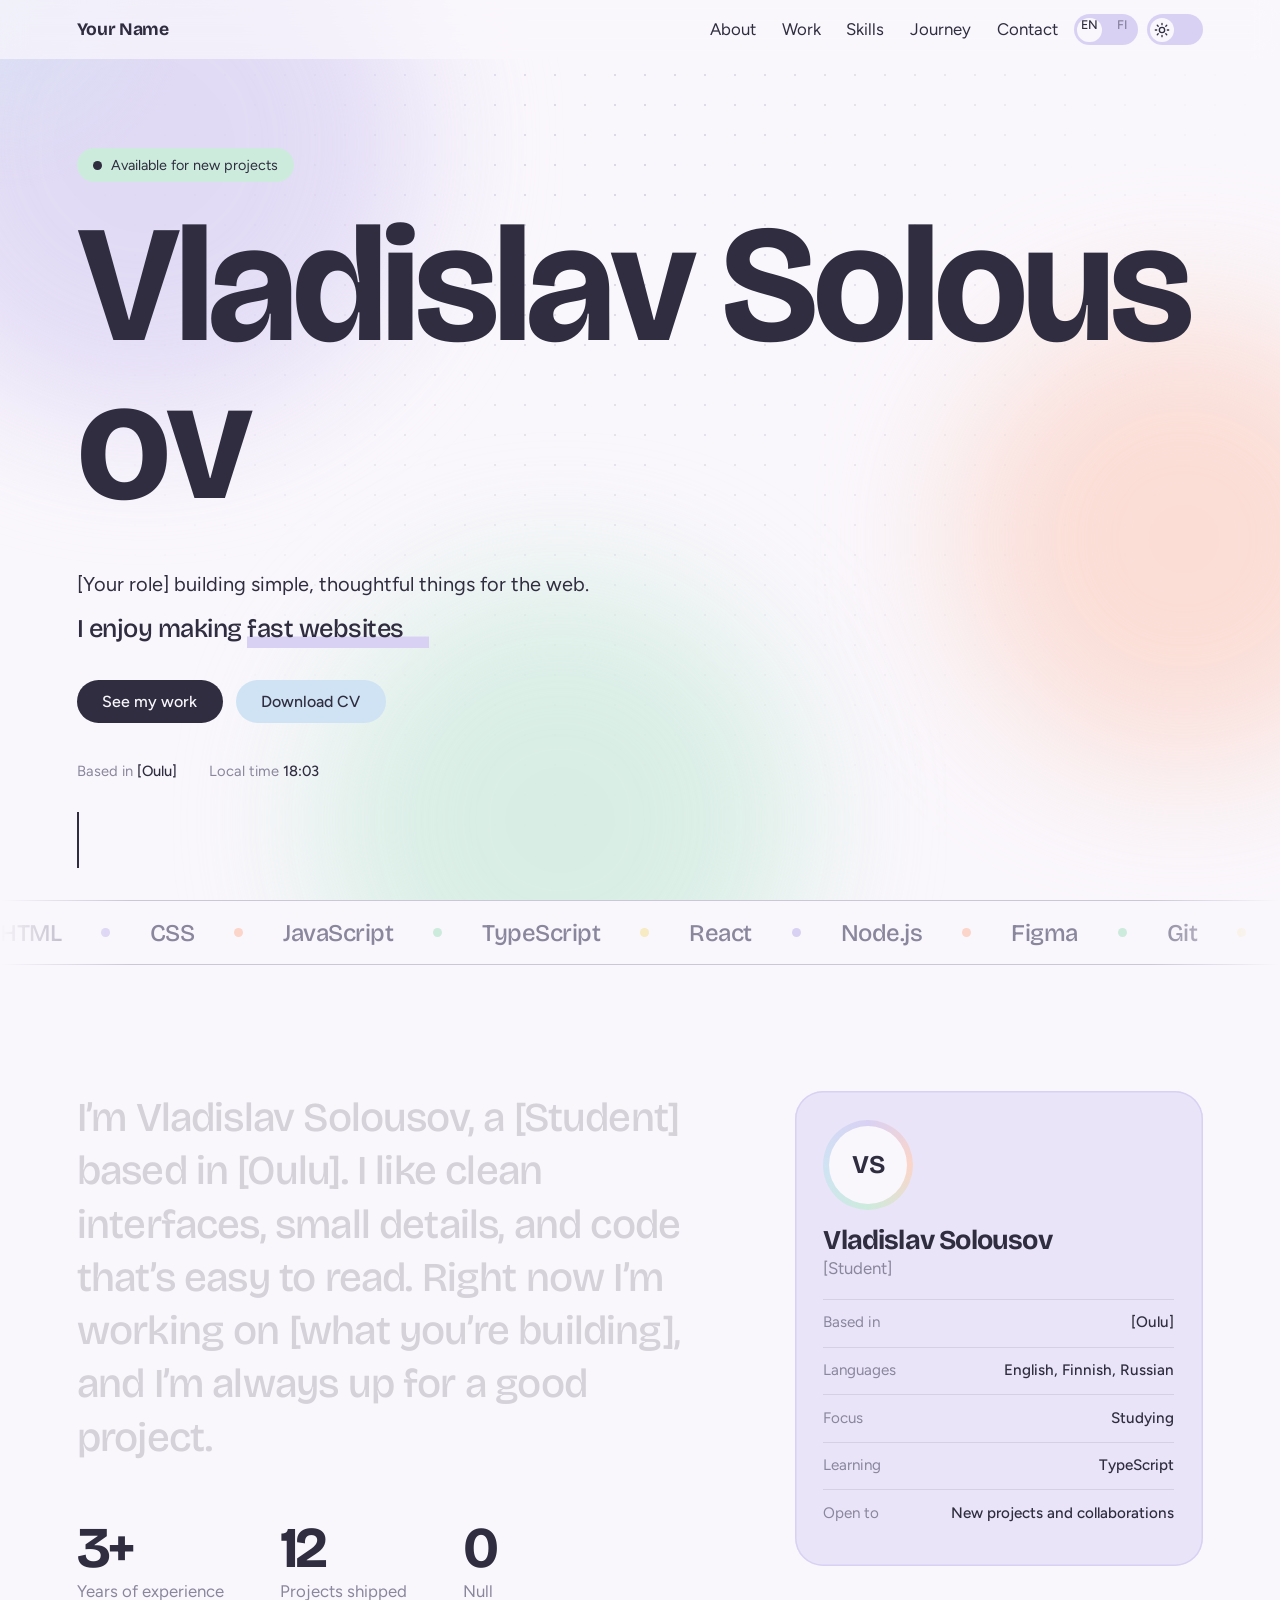
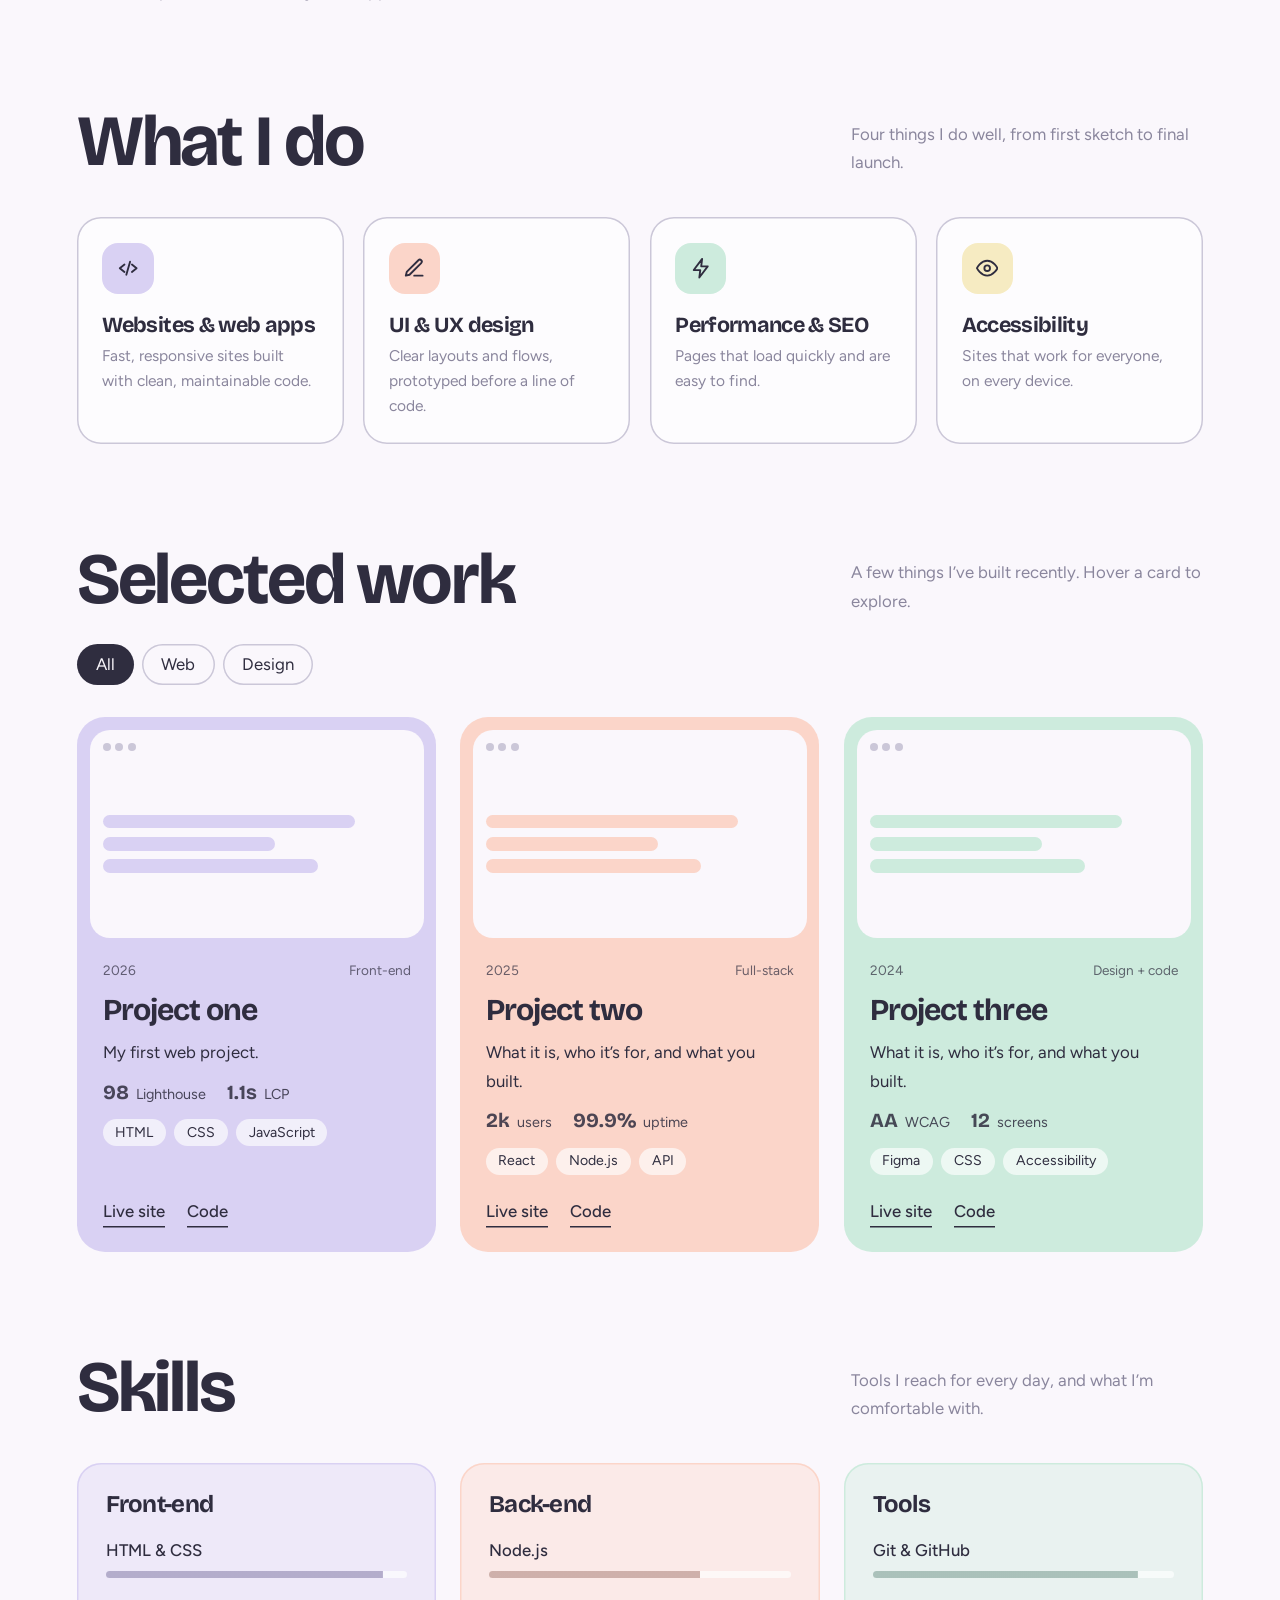
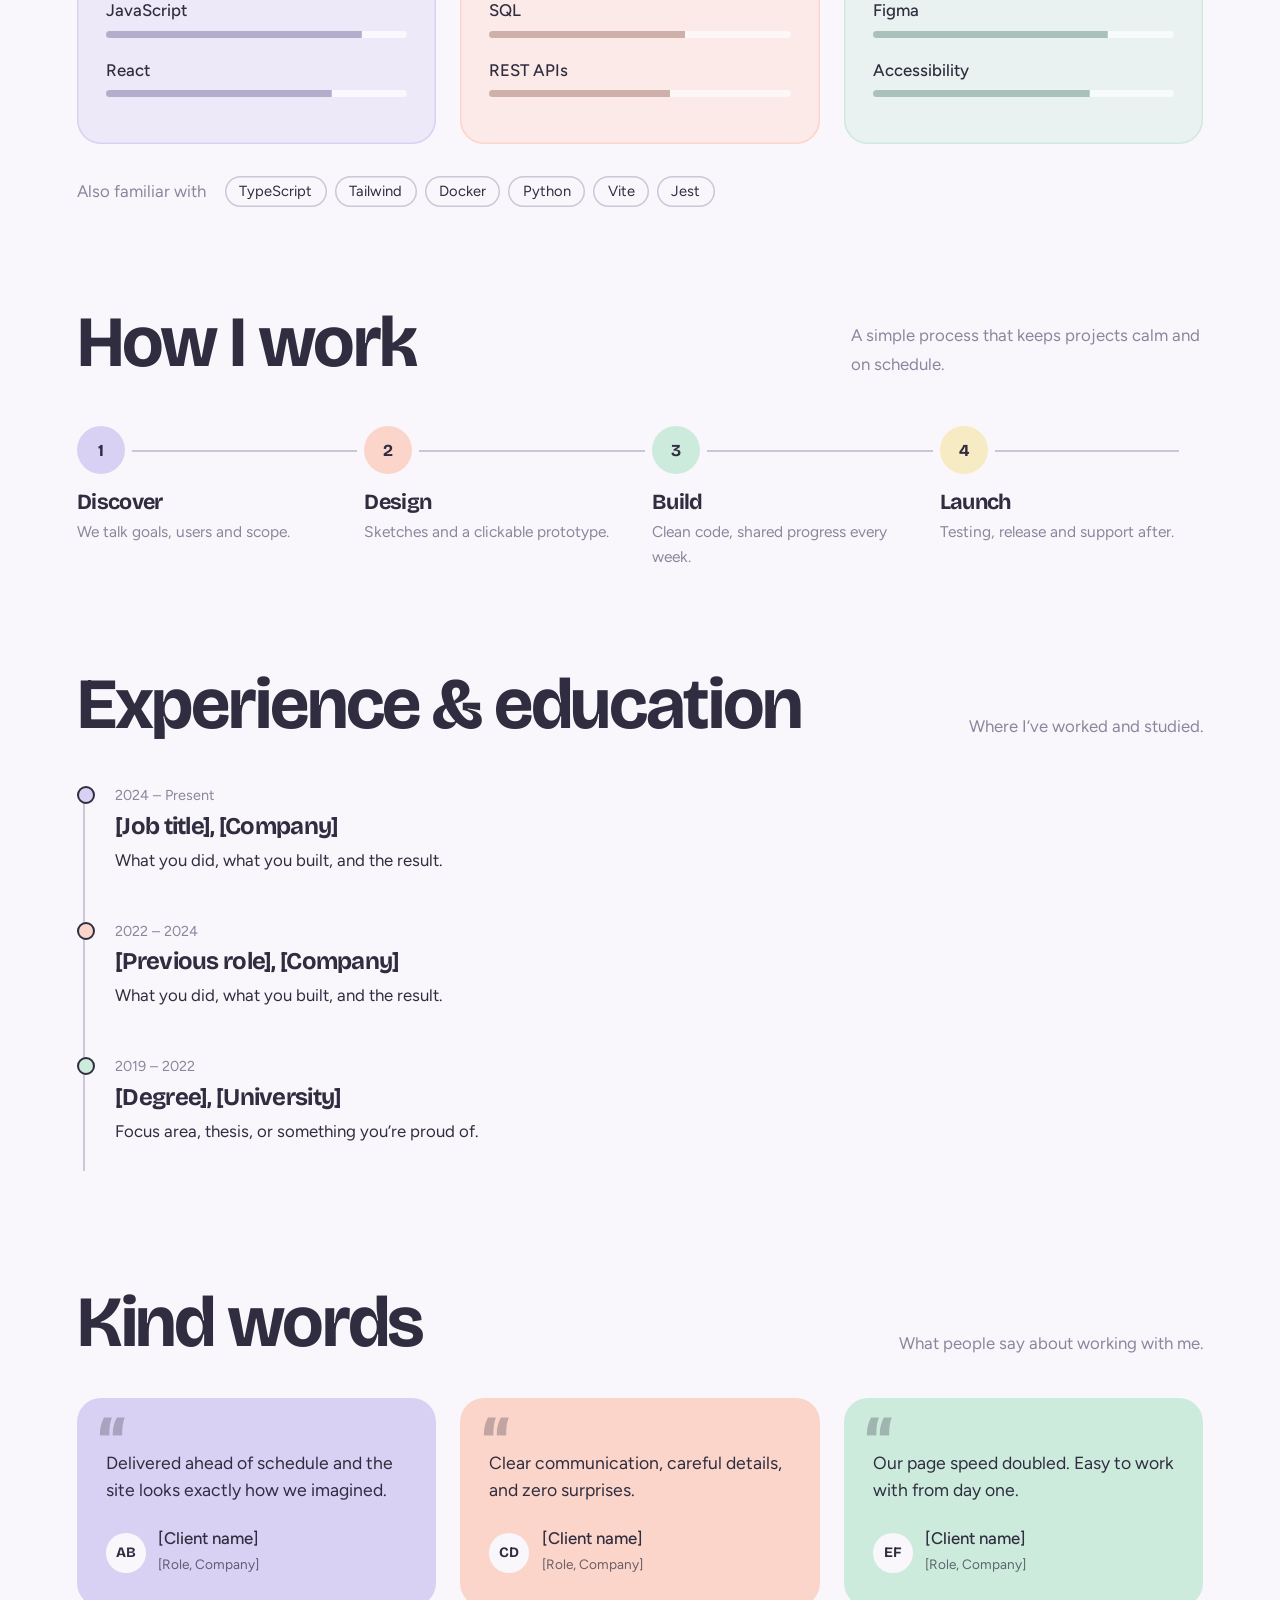
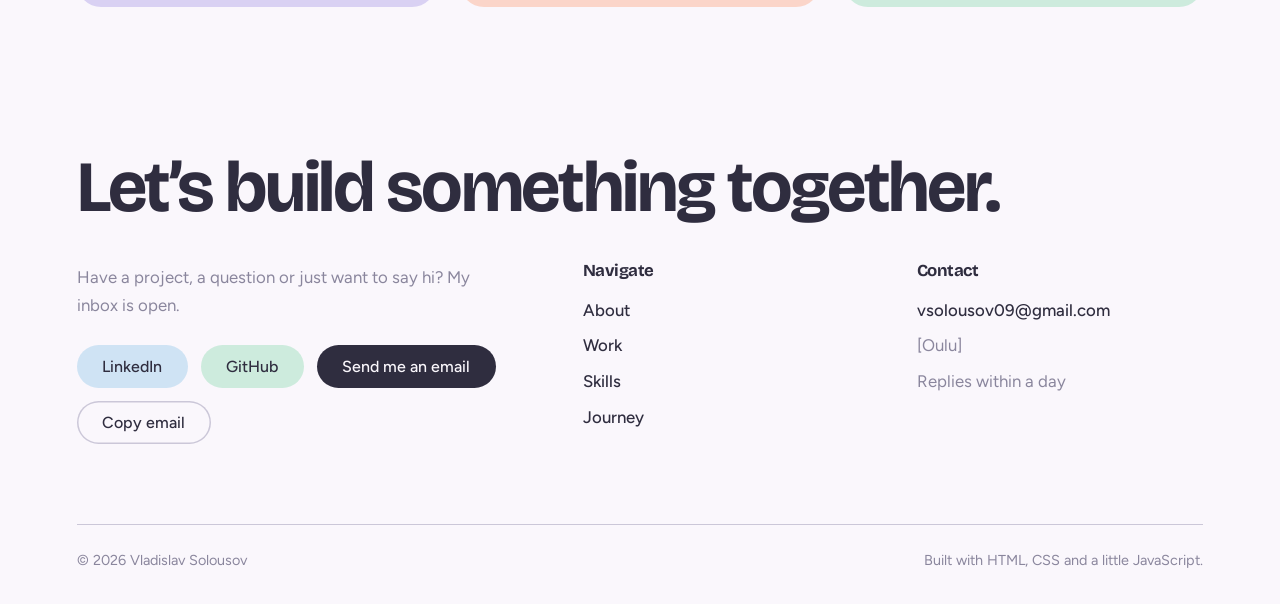
<file: index.html>
<!DOCTYPE html>
<html lang="en" data-lang="en" data-theme="light">
<head>
  <meta charset="UTF-8">
  <meta name="viewport" content="width=device-width, initial-scale=1">
  <meta name="color-scheme" content="light dark">
  <!-- ✏️ EDIT: page title + description -->
  <title> Vladislav Solousov – Portfolio</title>
  <meta name="description" content="Portfolio of Your Name – [your role].">
  <link rel="preconnect" href="https://fonts.googleapis.com">
  <link rel="preconnect" href="https://fonts.gstatic.com" crossorigin>
  <link href="https://fonts.googleapis.com/css2?family=Bricolage+Grotesque:opsz,wght@12..96,500;12..96,700&family=Figtree:wght@400;500&display=swap" rel="stylesheet">
  <link rel="stylesheet" href="style.css">
  <!-- Uses the visitor's system theme before the page paints (no flash) -->
  <script>try{document.documentElement.dataset.theme=matchMedia('(prefers-color-scheme:dark)').matches?'dark':'light'}catch(e){}</script>
</head>
<body>

  <div class="progress" aria-hidden="true"></div>
  <div class="blobs" aria-hidden="true"><i class="blob b1"></i><i class="blob b2"></i><i class="blob b3"></i><i class="glow"></i></div>

  <header class="nav">
    <!-- ✏️ EDIT: your name / initials -->
    <a href="#top" class="logo">Your Name</a>
    <nav class="menu">
      <a href="#about" data-i18n="nav_about">About</a>
      <a href="#work" data-i18n="nav_work">Work</a>
      <a href="#skills" data-i18n="nav_skills">Skills</a>
      <a href="#journey" data-i18n="nav_exp">Journey</a>
      <a href="#contact" data-i18n="nav_contact">Contact</a>
    </nav>
    <div class="ctrl">
      <button class="lang" id="lang" type="button" aria-label="Switch language / Vaihda kieli"><i class="ind"></i><span>EN</span><span>FI</span></button>
      <button class="theme" id="theme" type="button" aria-label="Toggle light / dark theme">
        <span class="thumb">
          <svg class="sun" viewBox="0 0 24 24"><circle cx="12" cy="12" r="4"/><path d="M12 2v2M12 20v2M4.9 4.9l1.4 1.4M17.7 17.7l1.4 1.4M2 12h2M20 12h2M4.9 19.1l1.4-1.4M17.7 6.3l1.4-1.4"/></svg>
          <svg class="moon" viewBox="0 0 24 24"><path d="M20 14.5A8 8 0 0 1 9.5 4a8 8 0 1 0 10.5 10.5z"/></svg>
        </span>
      </button>
    </div>
  </header>

  <main id="top">

    <!-- ============ HERO ============ -->
    <section class="hero">
      <span class="badge"><i></i><span data-i18n="avail">Available for new projects</span></span>
      <!-- ✏️ EDIT: your name (keep aria-label in sync) -->
      <h1 class="split" aria-label="Vladislav Solousov">Vladislav Solousov</h1>
      <!-- ✏️ EDIT: role + one line (Finnish version is in script.js, key "lead") -->
      <p class="lead" data-i18n="lead">[Your role] building simple, thoughtful things for the web.</p>
      <p class="rotor"><span data-i18n="rot_pre">I enjoy making</span>
        <span class="words"><span class="wl"><b data-i18n="r1">fast websites</b><b data-i18n="r2">clean interfaces</b><b data-i18n="r3">useful tools</b><b data-i18n="r1">fast websites</b></span></span>
      </p>
      <div class="cta">
        <a class="btn" href="#work" data-i18n="cta_work">See my work</a>
        <!-- 👉 ADD YOUR CV FILE HERE (put cv.pdf next to index.html) -->
        <a class="pill" href="cv.pdf" download data-i18n="cta_cv">Download CV</a>
      </div>
      <!-- ✏️ EDIT: your city + time zone (data-tz, e.g. Europe/Helsinki, America/New_York) -->
      <p class="where">
        <span><span data-i18n="loc_l">Based in</span> <b>[Oulu]</b></span>
        <span><span data-i18n="lt_l">Local time</span> <b><time id="clock" data-tz="Europe/Helsinki">--:--</time></b></span>
      </p>
      <span class="hint" aria-hidden="true"></span>
    </section>

    <!-- ✏️ EDIT: tech names in the moving strip -->
    <div class="marquee" aria-hidden="true">
      <ul class="mtrack"><li>HTML</li><li>CSS</li><li>JavaScript</li><li>TypeScript</li><li>React</li><li>Node.js</li><li>Figma</li><li>Git</li><li>Accessibility</li></ul>
    </div>

    <!-- ============ ABOUT ============ -->
    <section id="about" class="about">
      <div class="about-grid">
        <div>
          <!-- ✏️ EDIT: intro (words light up on scroll) -->
          <p class="scrub" data-i18n="about">I’m Vladislav Solousov, a [Student] based in [Oulu]. I like clean interfaces, small details, and code that’s easy to read. Right now I’m working on [what you’re building], and I’m always up for a good project.</p>
          <!-- ✏️ EDIT: your numbers (data-count) -->
          <div class="stats">
            <div><b data-count="3" data-suffix="+">0</b><span data-i18n="st1">Years of experience</span></div>
            <div><b data-count="12" data-suffix="">0</b><span data-i18n="st2">Projects shipped</span></div>
            <div><b data-count="0" data-suffix="">0</b><span data-i18n="st3">Null</span></div>
          </div>
        </div>

        <aside class="profile reveal">
          <div class="avatar">
            <!-- ✏️ OPTIONAL: replace the initials with <img src="me.jpg" alt="Your Name"> -->
            <span>VS</span>
          </div>
          <h3>Vladislav Solousov</h3>
          <p class="role">[Student]</p>
          <dl>
            <div><dt data-i18n="loc_l">Based in</dt><dd>[Oulu]</dd></div>
            <div><dt data-i18n="lg_l">Languages</dt><dd data-i18n="lg_v">English, Finnish, Russian</dd></div>
            <div><dt data-i18n="fc_l">Focus</dt><dd data-i18n="fc_v">Studying</dd></div>
            <div><dt data-i18n="ln_l">Learning</dt><dd>TypeScript</dd></div>
            <div><dt data-i18n="op_l">Open to</dt><dd data-i18n="op_v">New projects and collaborations</dd></div>
          </dl>
        </aside>
      </div>
    </section>

    <!-- ============ SERVICES ============ -->
    <section class="services">
      <div class="head">
        <h2 class="reveal" data-i18n="sv_h">What I do</h2>
        <p class="intro reveal" style="--d:.1s" data-i18n="sv_i">Four things I do well, from first sketch to final launch.</p>
      </div>
      <div class="svgrid">
        <article class="svc reveal" style="--tint:var(--lavender);--d:0s">
          <div class="ico"><svg viewBox="0 0 24 24"><path d="M8 8l-5 4 5 4M16 8l5 4-5 4M14 5l-4 14"/></svg></div>
          <h3 data-i18n="sv1_t">Websites & web apps</h3>
          <p data-i18n="sv1_d">Fast, responsive sites built with clean, maintainable code.</p>
        </article>
        <article class="svc reveal" style="--tint:var(--peach);--d:.1s">
          <div class="ico"><svg viewBox="0 0 24 24"><path d="M12 20h9M16.5 3.5a2.1 2.1 0 0 1 3 3L7 19l-4 1 1-4z"/></svg></div>
          <h3 data-i18n="sv2_t">UI & UX design</h3>
          <p data-i18n="sv2_d">Clear layouts and flows, prototyped before a line of code.</p>
        </article>
        <article class="svc reveal" style="--tint:var(--mint);--d:.2s">
          <div class="ico"><svg viewBox="0 0 24 24"><path d="M13 2L4 14h7l-1 8 9-12h-7z"/></svg></div>
          <h3 data-i18n="sv3_t">Performance & SEO</h3>
          <p data-i18n="sv3_d">Pages that load quickly and are easy to find.</p>
        </article>
        <article class="svc reveal" style="--tint:var(--butter);--d:.3s">
          <div class="ico"><svg viewBox="0 0 24 24"><path d="M1 12s4-8 11-8 11 8 11 8-4 8-11 8S1 12 1 12z"/><circle cx="12" cy="12" r="3"/></svg></div>
          <h3 data-i18n="sv4_t">Accessibility</h3>
          <p data-i18n="sv4_d">Sites that work for everyone, on every device.</p>
        </article>
      </div>
    </section>

    <!-- ============ PROJECTS ============ -->
    <section id="work" class="work">
      <div class="head">
        <h2 class="reveal" data-i18n="work_h">Selected work</h2>
        <p class="intro reveal" style="--d:.1s" data-i18n="wk_i">A few things I’ve built recently. Hover a card to explore.</p>
      </div>
      <div class="filters reveal" style="--d:.15s">
        <button class="chipbtn on" type="button" data-f="all" data-i18n="fl_all">All</button>
        <button class="chipbtn" type="button" data-f="web">Web</button>
        <button class="chipbtn" type="button" data-f="design">Design</button>
      </div>

      <div class="cards">
        <!-- ✏️ EDIT: one <article> per project. data-cat = web or design. Colors: lavender, peach, mint, butter, sky -->
        <article class="card" data-cat="web" style="--tint:var(--lavender);--d:0s">
          <div class="shot">
            <!-- ✏️ OPTIONAL: replace .bar + .mock with <img src="project1.png" alt="Project one screenshot"> -->
            <div class="bar"><i></i><i></i><i></i></div>
            <div class="mock"><u></u><u></u><u></u></div>
          </div>
          <div class="info">
            <p class="meta"><span>2026</span><span>Front-end</span></p>
            <h3>Project one</h3>
            <p data-i18n="p1">My first web project.</p>
            <p class="kpi"><span><b>98</b> Lighthouse</span><span><b>1.1s</b> LCP</span></p>
            <ul class="tags"><li>HTML</li><li>CSS</li><li>JavaScript</li></ul>
            <div class="acts">
              <!-- 👉 ADD PROJECT 1 LIVE LINK + CODE LINK -->
              <a class="ulink" href="https://alarmi0.github.io/Pankkiautomaatti/" target="_blank" rel="noopener" data-i18n="live">Live site</a>
              <a class="ulink" href="https://github.com/YOUR-GITHUB/project-one" target="_blank" rel="noopener" data-i18n="code">Code</a>
            </div>
          </div>
        </article>

        <article class="card" data-cat="web" style="--tint:var(--peach);--d:.15s">
          <div class="shot">
            <div class="bar"><i></i><i></i><i></i></div>
            <div class="mock"><u></u><u></u><u></u></div>
          </div>
          <div class="info">
            <p class="meta"><span>2025</span><span>Full-stack</span></p>
            <h3>Project two</h3>
            <p data-i18n="p2">What it is, who it’s for, and what you built.</p>
            <p class="kpi"><span><b>2k</b> users</span><span><b>99.9%</b> uptime</span></p>
            <ul class="tags"><li>React</li><li>Node.js</li><li>API</li></ul>
            <div class="acts">
              <!-- 👉 ADD PROJECT 2 LIVE LINK + CODE LINK -->
              <a class="ulink" href="https://example.com/project-two" target="_blank" rel="noopener" data-i18n="live">Live site</a>
              <a class="ulink" href="https://github.com/YOUR-GITHUB/project-two" target="_blank" rel="noopener" data-i18n="code">Code</a>
            </div>
          </div>
        </article>

        <article class="card" data-cat="design" style="--tint:var(--mint);--d:.3s">
          <div class="shot">
            <div class="bar"><i></i><i></i><i></i></div>
            <div class="mock"><u></u><u></u><u></u></div>
          </div>
          <div class="info">
            <p class="meta"><span>2024</span><span>Design + code</span></p>
            <h3>Project three</h3>
            <p data-i18n="p3">What it is, who it’s for, and what you built.</p>
            <p class="kpi"><span><b>AA</b> WCAG</span><span><b>12</b> screens</span></p>
            <ul class="tags"><li>Figma</li><li>CSS</li><li>Accessibility</li></ul>
            <div class="acts">
              <!-- 👉 ADD PROJECT 3 LIVE LINK + CODE LINK -->
              <a class="ulink" href="https://example.com/project-three" target="_blank" rel="noopener" data-i18n="live">Live site</a>
              <a class="ulink" href="https://github.com/YOUR-GITHUB/project-three" target="_blank" rel="noopener" data-i18n="code">Code</a>
            </div>
          </div>
        </article>
      </div>
    </section>

    <!-- ============ SKILLS ============ -->
    <section id="skills" class="skills">
      <div class="head">
        <h2 class="reveal" data-i18n="skills_h">Skills</h2>
        <p class="intro reveal" style="--d:.1s" data-i18n="sk_i">Tools I reach for every day, and what I’m comfortable with.</p>
      </div>
      <!-- ✏️ EDIT: skill names + level (--v is 0–100) -->
      <div class="sgrid">
        <div class="sgroup reveal" style="--tint:var(--lavender);--d:0s">
          <h3 data-i18n="sk1">Front-end</h3>
          <ul>
            <li style="--v:92"><span>HTML & CSS</span></li>
            <li style="--v:85"><span>JavaScript</span></li>
            <li style="--v:75"><span>React</span></li>
          </ul>
        </div>
        <div class="sgroup reveal" style="--tint:var(--peach);--d:.15s">
          <h3 data-i18n="sk2">Back-end</h3>
          <ul>
            <li style="--v:70"><span>Node.js</span></li>
            <li style="--v:65"><span>SQL</span></li>
            <li style="--v:60"><span>REST APIs</span></li>
          </ul>
        </div>
        <div class="sgroup reveal" style="--tint:var(--mint);--d:.3s">
          <h3 data-i18n="sk3">Tools</h3>
          <ul>
            <li style="--v:88"><span>Git & GitHub</span></li>
            <li style="--v:78"><span>Figma</span></li>
            <li style="--v:72"><span>Accessibility</span></li>
          </ul>
        </div>
      </div>
      <!-- ✏️ EDIT: extra tools -->
      <div class="also reveal">
        <span data-i18n="also">Also familiar with</span>
        <ul><li>TypeScript</li><li>Tailwind</li><li>Docker</li><li>Python</li><li>Vite</li><li>Jest</li></ul>
      </div>
    </section>

    <!-- ============ PROCESS ============ -->
    <section class="process">
      <div class="head">
        <h2 class="reveal" data-i18n="pr_h">How I work</h2>
        <p class="intro reveal" style="--d:.1s" data-i18n="pr_i">A simple process that keeps projects calm and on schedule.</p>
      </div>
      <ol class="steps">
        <li style="--n:0;--tint:var(--lavender)"><span class="num">1</span><h3 data-i18n="pr1_t">Discover</h3><p data-i18n="pr1_d">We talk goals, users and scope.</p></li>
        <li style="--n:1;--tint:var(--peach)"><span class="num">2</span><h3 data-i18n="pr2_t">Design</h3><p data-i18n="pr2_d">Sketches and a clickable prototype.</p></li>
        <li style="--n:2;--tint:var(--mint)"><span class="num">3</span><h3 data-i18n="pr3_t">Build</h3><p data-i18n="pr3_d">Clean code, shared progress every week.</p></li>
        <li style="--n:3;--tint:var(--butter)"><span class="num">4</span><h3 data-i18n="pr4_t">Launch</h3><p data-i18n="pr4_d">Testing, release and support after.</p></li>
      </ol>
    </section>

    <!-- ============ JOURNEY ============ -->
    <section id="journey" class="journey">
      <div class="head">
        <h2 class="reveal" data-i18n="exp_h">Experience & education</h2>
        <p class="intro reveal" style="--d:.1s" data-i18n="ex_i">Where I’ve worked and studied.</p>
      </div>
      <!-- ✏️ EDIT: add or remove <li> items (keep --n counting 0,1,2…) -->
      <ol class="timeline">
        <li style="--n:0;--tint:var(--lavender)">
          <time data-i18n="e1_date">2024 – Present</time>
          <h3 data-i18n="e1_t">[Job title], [Company]</h3>
          <p data-i18n="e1_d">What you did, what you built, and the result.</p>
        </li>
        <li style="--n:1;--tint:var(--peach)">
          <time data-i18n="e2_date">2022 – 2024</time>
          <h3 data-i18n="e2_t">[Previous role], [Company]</h3>
          <p data-i18n="e2_d">What you did, what you built, and the result.</p>
        </li>
        <li style="--n:2;--tint:var(--mint)">
          <time>2019 – 2022</time>
          <h3 data-i18n="e3_t">[Degree], [University]</h3>
          <p data-i18n="e3_d">Focus area, thesis, or something you’re proud of.</p>
        </li>
      </ol>
    </section>

    <!-- ============ TESTIMONIALS ============ -->
    <section class="kind">
      <div class="head">
        <h2 class="reveal" data-i18n="ts_h">Kind words</h2>
        <p class="intro reveal" style="--d:.1s" data-i18n="ts_i">What people say about working with me.</p>
      </div>
      <!-- ✏️ EDIT: real quotes, names and roles -->
      <div class="quotes">
        <figure class="quote reveal" style="--tint:var(--lavender);--d:0s">
          <blockquote data-i18n="t1">Delivered ahead of schedule and the site looks exactly how we imagined.</blockquote>
          <figcaption><i>AB</i><span><b>[Client name]</b><small>[Role, Company]</small></span></figcaption>
        </figure>
        <figure class="quote reveal" style="--tint:var(--peach);--d:.15s">
          <blockquote data-i18n="t2">Clear communication, careful details, and zero surprises.</blockquote>
          <figcaption><i>CD</i><span><b>[Client name]</b><small>[Role, Company]</small></span></figcaption>
        </figure>
        <figure class="quote reveal" style="--tint:var(--mint);--d:.3s">
          <blockquote data-i18n="t3">Our page speed doubled. Easy to work with from day one.</blockquote>
          <figcaption><i>EF</i><span><b>[Client name]</b><small>[Role, Company]</small></span></figcaption>
        </figure>
      </div>
    </section>
  </main>

  <!-- ============ CONTACT ============ -->
  <footer id="contact">
    <h2 class="reveal" data-i18n="contact_h">Let’s build something together.</h2>
    <div class="fgrid">
      <div class="reveal" style="--d:.1s">
        <p class="ct" data-i18n="ct_p">Have a project, a question or just want to say hi? My inbox is open.</p>
        <div class="links">
          <!-- 👉 ADD YOUR LINKEDIN URL HERE -->
          <a class="pill" href="https://www.linkedin.com/in/vladislav-solousov-59ba9a3aa/" target="_blank" rel="noopener">LinkedIn</a>
          <!-- 👉 ADD YOUR GITHUB URL HERE -->
          <a class="pill" href="https://github.com/kxne-bliup" target="_blank" rel="noopener">GitHub</a>
          <button class="btn" id="openMail" type="button" data-i18n="email_btn">Send me an email</button>
          <!-- 👉 ADD YOUR EMAIL ADDRESS in data-email -->
          <button class="ghost" id="copyMail" type="button" data-email="vsolousov09@gmail.com" data-i18n="copy">Copy email</button>
        </div>
      </div>
      <div class="reveal" style="--d:.2s">
        <h4 data-i18n="ft_nav">Navigate</h4>
        <ul class="flist">
          <li><a class="ulink" href="#about" data-i18n="nav_about">About</a></li>
          <li><a class="ulink" href="#work" data-i18n="nav_work">Work</a></li>
          <li><a class="ulink" href="#skills" data-i18n="nav_skills">Skills</a></li>
          <li><a class="ulink" href="#journey" data-i18n="nav_exp">Journey</a></li>
        </ul>
      </div>
      <div class="reveal" style="--d:.3s">
        <h4 data-i18n="ft_con">Contact</h4>
        <ul class="flist">
          <!-- 👉 ADD YOUR EMAIL ADDRESS in href and text -->
          <li><a class="ulink" href="mailto:vsolousov09@gmail.com">vsolousov09@gmail.com</a></li>
          <li>[Oulu]</li>
          <li data-i18n="ft_rep">Replies within a day</li>
        </ul>
      </div>
    </div>
    <div class="fbottom">
      <!-- ✏️ EDIT: your name -->
      <span>© 2026 Vladislav Solousov</span>
      <span data-i18n="built">Built with HTML, CSS and a little JavaScript.</span>
    </div>
  </footer>

  <button class="top" type="button" aria-label="Back to top"><svg viewBox="0 0 24 24"><path d="M12 19V5M5 12l7-7 7 7"/></svg></button>

  <!-- ============ EMAIL POP-UP ============ -->
  <dialog id="mailModal" aria-labelledby="mailTitle">
    <div class="box">
      <button class="x" type="button" data-close aria-label="Close">×</button>
      <h3 id="mailTitle" data-i18n="mail_h">Say hello</h3>
      <p class="note" data-i18n="mail_note">I usually reply within a day.</p>
      <!-- 👉 ADD YOUR FORMSPREE URL HERE: replace YOUR_FORM_ID (formspree.io) -->
      <form action="https://formspree.io/f/YOUR_FORM_ID" method="POST">
        <label><span data-i18n="f_name">Your name</span><input name="name" required autocomplete="name"></label>
        <label><span data-i18n="f_email">Your email</span><input name="email" type="email" required autocomplete="email"></label>
        <label><span data-i18n="f_msg">Message</span><textarea name="message" rows="4" required></textarea></label>
        <button class="btn" type="submit" data-i18n="send">Send message</button>
        <p class="status" role="status"></p>
      </form>
    </div>
  </dialog>

  <script src="script.js"></script>
</body>
</html>
</file>
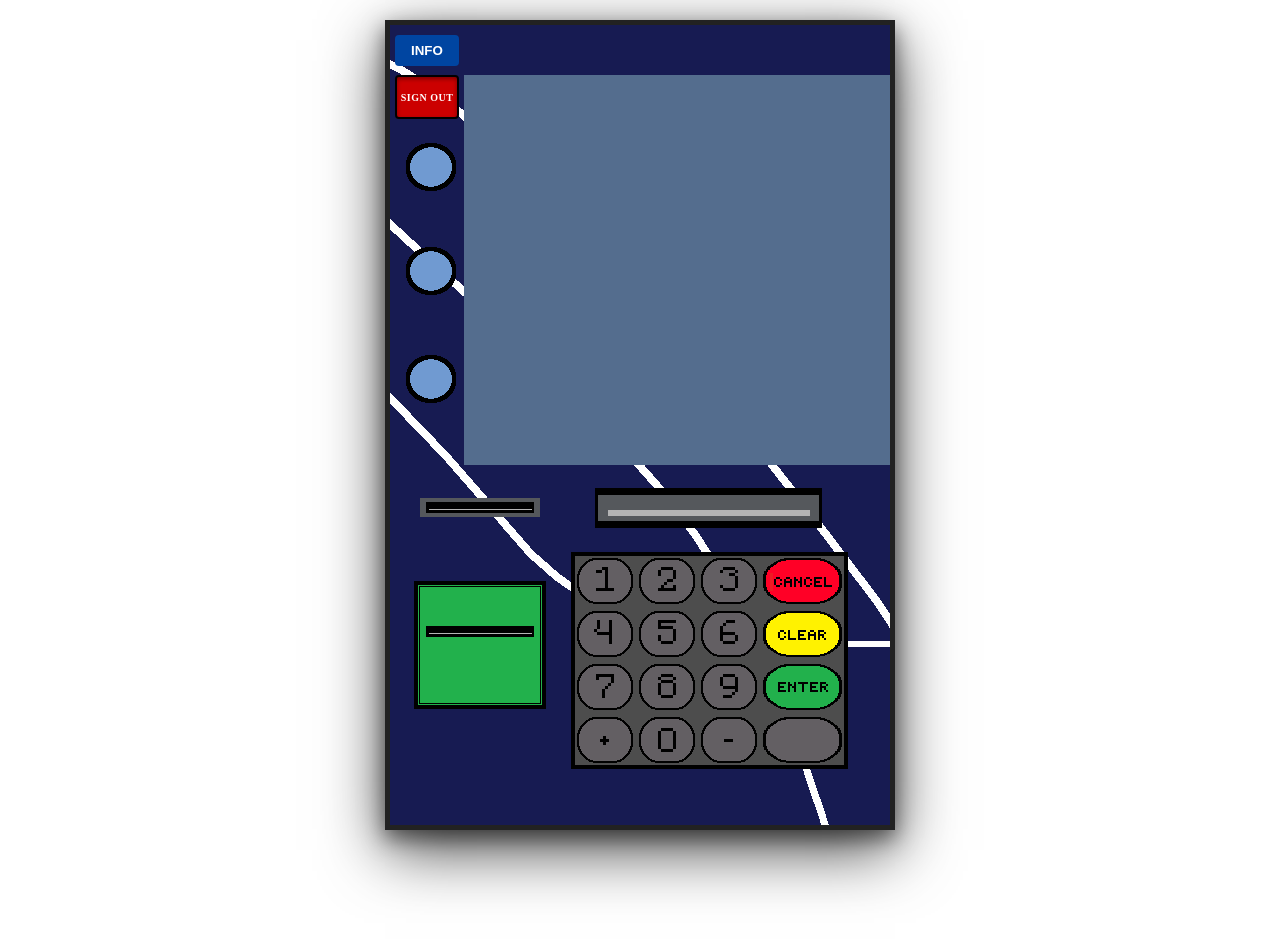
<file: Pankkiautomaatti/index.html>
<!DOCTYPE html>
<html lang="fi">
<head>
    <meta charset="UTF-8">
    <meta name="viewport" content="width=device-width, initial-scale=1.0">
    <title>Pankkiautomaatti Projekti</title>
    <link rel="stylesheet" href="styles.css">
</head>
<body>

    <div class="atm-container">
        <img src="Pankkiautomatti.png" alt="ATM" id="atm-image">
        <img src="Pankkikortti.jpg" id="moving-card" alt="Pankkikortti">

        <div id="screen-content">
            <h2 id="status-msg" style="display:none;">TERVETULOA</h2>
            <p id="instruction-msg" style="display:none;">SYÖTÄ KORTTI</p>
        </div>

        <div class="area" id="screen" onclick="handleAction('NÄYTTÖ')"></div>
        <div class="area" id="buttons-left" onclick="handleAction('SIVUNAPIT', event)"></div>
        <div id="signout-area" onclick="signOut()">SIGN OUT</div>
        
        <div class="area" id="card-slot" onclick="processCard()"></div>
        
        <button id="info-btn" onclick="showInfo()">INFO</button>

        
        <div id="keypad-matrix">
            <div class="pin-btn" onclick="handlePinButton('1')"></div>
            <div class="pin-btn" onclick="handlePinButton('2')"></div>
            <div class="pin-btn" onclick="handlePinButton('3')"></div>
            <div class="pin-btn fn-cancel" onclick="handlePinButton('CANCEL')"></div>

            <div class="pin-btn" onclick="handlePinButton('4')"></div>
            <div class="pin-btn" onclick="handlePinButton('5')"></div>
            <div class="pin-btn" onclick="handlePinButton('6')"></div>
            <div class="pin-btn fn-clear" onclick="handlePinButton('CLEAR')"></div>

            <div class="pin-btn" onclick="handlePinButton('7')"></div>
            <div class="pin-btn" onclick="handlePinButton('8')"></div>
            <div class="pin-btn" onclick="handlePinButton('9')"></div>
            <div class="pin-btn fn-enter" onclick="handlePinButton('ENTER')"></div>

            <div class="pin-btn" onclick="handlePinButton('*')"></div>
            <div class="pin-btn" onclick="handlePinButton('0')"></div>
            <div class="pin-btn" onclick="handlePinButton('#')"></div>
            <div class="pin-btn blank-btn"></div>
        </div>
        <div id="receipt-slot"></div>

    <div id="cardslot" onclick="processCard()">
        </div>
        
        <div class="area" id="check-slot" onclick="handleAction('CHECK SLOT')"></div>
    </div> <div id="welcome-modal" class="modal-overlay" style="display: none;">
        <div class="modal-content" id="modal-container">
            <div id="modal-body">
                <h1>KORTTI TUNNISTETTU</h1>
                <p>Luetaan tietoja...</p>
            </div>
        </div>
    </div>

    <script src="scripts.js"></script>
</body>
</html>
</file>
<file: style.css>
/* ---------- Tokens (light) ---------- */
:root{
  --bg:#faf7fc; --ink:#2f2d3f; --muted:#cbc7d8; --sub:#8a869d;
  --lavender:#d9d1f3; --peach:#fbd5c9; --mint:#cdebdd; --butter:#f6ebc2; --sky:#cfe3f4;
  --navbg:rgba(250,247,252,.72); --chip:rgba(255,255,255,.65);
  --fieldbg:rgba(217,209,243,.35); --fieldfocus:#fff; --scrim:rgba(217,209,243,.5);
  --blob:.75; --glow:.5; --shadow:rgba(80,60,150,.4);
  --ease:cubic-bezier(.22,1,.36,1);
  --head:'Bricolage Grotesque',system-ui,sans-serif;
  --body:'Figtree',system-ui,sans-serif;
  --pad:clamp(1.25rem,6vw,6rem);
}
/* ---------- Tokens (dark: same pastels, deepened) ---------- */
[data-theme=dark]{
  --bg:#15131d; --ink:#ece9f7; --muted:#3b374d; --sub:#9692ad;
  --lavender:#3a3358; --peach:#573a40; --mint:#2d4a43; --butter:#4f4730; --sky:#2c4258;
  --navbg:rgba(21,19,29,.72); --chip:rgba(255,255,255,.08);
  --fieldbg:rgba(255,255,255,.07); --fieldfocus:#211e2d; --scrim:rgba(8,6,16,.62);
  --blob:.32; --glow:.35; --shadow:rgba(0,0,0,.6);
  color-scheme:dark;
}
.theming *,.theming *::before,.theming *::after{transition:background-color .6s,color .6s,border-color .6s,box-shadow .6s!important}

*{box-sizing:border-box;margin:0;padding:0}
html{scroll-behavior:smooth;scroll-padding-top:5rem}
body{background:var(--bg);color:var(--ink);font:400 1.05rem/1.7 var(--body);overflow-x:hidden}
body::before{content:"";position:fixed;inset:0;z-index:-2;pointer-events:none;
  background:radial-gradient(var(--muted) 1px,transparent 1.5px) 0 0/30px 30px;
  mask-image:radial-gradient(ellipse at 50% 20%,#000,transparent 70%);-webkit-mask-image:radial-gradient(ellipse at 50% 20%,#000,transparent 70%);opacity:.7}
a{color:inherit;text-decoration:none}
ul,ol{list-style:none}
button{font:inherit;color:inherit}
:focus-visible{outline:2px solid var(--ink);outline-offset:4px;border-radius:8px}
h1,h2,h3,h4{font-family:var(--head);font-weight:700;letter-spacing:-.03em;line-height:1}
h2{font-size:clamp(2.2rem,6vw,4.5rem)}
section,footer{padding-left:var(--pad);padding-right:var(--pad)}
section{padding-top:11vh}

/* ---------- Background ---------- */
.progress{position:fixed;inset:0 0 auto 0;height:3px;z-index:50;transform:scaleX(0);transform-origin:left;
  background:linear-gradient(90deg,var(--lavender),var(--peach),var(--mint));filter:saturate(1.7)}
.blobs{position:fixed;inset:0;z-index:-1;overflow:hidden;pointer-events:none}
.blob{position:absolute;border-radius:50%;filter:blur(70px);opacity:var(--blob);transition:opacity .6s;
  animation:drift 16s ease-in-out infinite alternate;translate:0 calc(var(--sy,0) * var(--k) * 1px)}
.b1{width:34rem;height:34rem;background:var(--lavender);top:-8rem;left:-8rem;--k:-.12}
.b2{width:28rem;height:28rem;background:var(--peach);top:35%;right:-8rem;--k:-.2;animation-delay:-5s}
.b3{width:30rem;height:30rem;background:var(--mint);bottom:-10rem;left:25%;--k:-.08;animation-delay:-9s}
.glow{position:absolute;left:0;top:0;width:26rem;height:26rem;border-radius:50%;opacity:var(--glow);
  background:radial-gradient(circle,var(--sky),transparent 65%);transform:translate3d(-60vw,-60vh,0)}
@keyframes drift{to{transform:translate(60px,40px) scale(1.12)}}

/* ---------- Nav + controls ---------- */
.nav{position:fixed;inset:0 0 auto 0;z-index:40;display:flex;justify-content:space-between;align-items:center;gap:1rem;
  padding:.9rem var(--pad);background:var(--navbg);backdrop-filter:blur(12px);transition:transform .5s var(--ease)}
.nav.hide{transform:translateY(-100%)}
.logo{font:700 1.1rem var(--head);letter-spacing:-.02em}
.menu{display:flex;gap:1.6rem;margin-left:auto}
.menu a,.ulink{background:linear-gradient(currentColor,currentColor) 0 100%/0 1.5px no-repeat;transition:background-size .4s var(--ease)}
.menu a:hover,.ulink:hover{background-size:100% 1.5px}
.ctrl{display:flex;gap:.6rem;align-items:center}
.lang,.theme{position:relative;height:1.9rem;border:0;border-radius:99px;background:var(--lavender);cursor:pointer;padding:0}
.lang{display:flex;font-size:.78rem;font-weight:500}
.lang span{position:relative;z-index:1;display:grid;place-items:center;width:2rem;opacity:.5;transition:opacity .4s}
.lang .ind{position:absolute;top:.2rem;bottom:.2rem;left:.2rem;width:1.6rem;border-radius:99px;background:var(--bg);transition:transform .6s var(--ease)}
[data-lang=fi] .lang .ind{transform:translateX(2rem)}
[data-lang=en] .lang span:nth-of-type(1),[data-lang=fi] .lang span:nth-of-type(2){opacity:1}
.theme{width:3.5rem}
.thumb{position:absolute;top:.2rem;left:.2rem;width:1.5rem;height:1.5rem;border-radius:50%;background:var(--bg);
  display:grid;place-items:center;transition:transform .6s var(--ease)}
[data-theme=dark] .thumb{transform:translateX(1.6rem)}
.thumb svg{grid-area:1/1;width:1rem;height:1rem;fill:none;stroke:var(--ink);stroke-width:2;stroke-linecap:round;stroke-linejoin:round;
  transition:transform .7s var(--ease),opacity .4s}
.moon{opacity:0;transform:rotate(-90deg) scale(.3)}
[data-theme=dark] .moon{opacity:1;transform:none}
[data-theme=dark] .sun{opacity:0;transform:rotate(90deg) scale(.3)}
.theme:hover .sun{transform:rotate(45deg)}

/* ---------- Hero ---------- */
.hero{min-height:100svh;padding-top:7rem;padding-bottom:5rem;display:flex;flex-direction:column;justify-content:center;position:relative}
.badge{align-self:flex-start;display:inline-flex;align-items:center;gap:.6rem;margin-bottom:1.5rem;padding:.3rem 1rem;
  border-radius:99px;background:var(--mint);font-size:.9rem;animation:fade 1s .1s both}
.badge i{width:.55rem;height:.55rem;border-radius:50%;background:var(--ink);animation:ping 2s infinite}
@keyframes ping{0%{box-shadow:0 0 0 0 var(--ink)}80%,100%{box-shadow:0 0 0 .6rem transparent}}
.hero h1{font-size:clamp(3.4rem,13vw,11rem);line-height:.95;padding-bottom:.12em;overflow:hidden}
.split span{display:inline-block;animation:rise 1s var(--ease) both;animation-delay:calc(var(--i) * 60ms + .2s)}
@keyframes rise{from{transform:translateY(105%) rotate(7deg);opacity:0}}
.lead{max-width:32rem;margin-top:1.5rem;font-size:1.25rem;animation:fade 1s .9s both}
.rotor{margin-top:.6rem;font:500 clamp(1.2rem,2.4vw,1.6rem)/1.5 var(--head);letter-spacing:-.02em;animation:fade 1s 1s both}
.words{display:inline-block;height:1.5em;overflow:hidden;vertical-align:bottom;box-shadow:inset 0 -.45em 0 var(--lavender)}
.wl{display:block;animation:cycle 9s var(--ease) infinite}
.wl b{display:block;height:1.5em;font-weight:500}
@keyframes cycle{0%,24%{transform:translateY(0)}33%,57%{transform:translateY(-1.5em)}66%,90%{transform:translateY(-3em)}100%{transform:translateY(-4.5em)}}
.cta{display:flex;flex-wrap:wrap;gap:.8rem;margin-top:2rem;animation:fade 1s 1.1s both}
.where{display:flex;flex-wrap:wrap;gap:.4rem 2rem;margin-top:2.2rem;font-size:.92rem;color:var(--sub);animation:fade 1s 1.3s both}
.where b{color:var(--ink);font-weight:500}
@keyframes fade{from{opacity:0}}
.hint{position:absolute;left:var(--pad);bottom:2rem;width:2px;height:3.5rem;background:var(--muted);overflow:hidden;animation:fade 1s 1.5s both}
.hint::after{content:"";position:absolute;inset:0;background:var(--ink);animation:scrollhint 2s var(--ease) infinite}
@keyframes scrollhint{from{transform:translateY(-100%)}to{transform:translateY(100%)}}

/* ---------- Marquee ---------- */
.marquee{overflow:hidden;padding:1.1rem 0;border-block:1.5px solid var(--muted);
  mask-image:linear-gradient(90deg,transparent,#000 10%,#000 90%,transparent);-webkit-mask-image:linear-gradient(90deg,transparent,#000 10%,#000 90%,transparent)}
.mtrack{display:flex;gap:2.5rem;width:max-content;animation:marquee 38s linear infinite}
.marquee:hover .mtrack{animation-play-state:paused}
.mtrack li{display:flex;align-items:center;gap:2.5rem;font:500 1.5rem var(--head);letter-spacing:-.02em;color:var(--sub)}
.mtrack li::after{content:"";width:.55rem;height:.55rem;border-radius:50%;background:var(--lavender)}
.mtrack li:nth-child(4n+2)::after{background:var(--peach)}
.mtrack li:nth-child(4n+3)::after{background:var(--mint)}
.mtrack li:nth-child(4n)::after{background:var(--butter)}
@keyframes marquee{to{transform:translateX(-50%)}}

/* ---------- Buttons ---------- */
.pill,.btn,.ghost{display:inline-block;padding:.75rem 1.6rem;border-radius:99px;font:500 1rem var(--body);border:0;cursor:pointer;
  transition:transform .4s var(--ease),background .3s}
.pill{background:var(--sky)}
.links .pill:nth-child(2){background:var(--mint)}
.btn{background:var(--ink);color:var(--bg)}
.ghost{background:transparent;box-shadow:inset 0 0 0 1.5px var(--muted)}
.pill:hover,.btn:hover,.ghost:hover{transform:translateY(-4px)}
.btn:disabled{opacity:.6;cursor:wait}

/* ---------- Section heads ---------- */
.head{display:flex;flex-wrap:wrap;justify-content:space-between;align-items:flex-end;gap:1rem 3rem}
.intro{max-width:22rem;color:var(--sub)}

/* ---------- About ---------- */
.about{padding-top:14vh}
.about-grid{display:grid;grid-template-columns:1.6fr 1fr;gap:3rem 4rem;align-items:start}
.scrub{max-width:24em;font:500 clamp(1.5rem,3.2vw,2.6rem)/1.3 var(--head);letter-spacing:-.02em}
.scrub span{opacity:.18;transition:opacity .35s}
.scrub span.on{opacity:1}
.stats{display:flex;flex-wrap:wrap;gap:2rem 3.5rem;margin-top:3.5rem}
.stats div{opacity:0;translate:0 30px;transition:opacity .9s var(--ease),translate .9s var(--ease)}
.stats.in div{opacity:1;translate:0 0}
.stats div:nth-child(2){transition-delay:.15s}
.stats div:nth-child(3){transition-delay:.3s}
.stats b{display:block;font:700 clamp(2.4rem,5vw,3.6rem)/1 var(--head);letter-spacing:-.04em}
.stats span{color:var(--sub)}
.profile{padding:1.8rem;border-radius:28px;background:color-mix(in srgb,var(--lavender) 50%,transparent);box-shadow:inset 0 0 0 1.5px var(--lavender);
  animation:bob 7s ease-in-out infinite}
@keyframes bob{50%{transform:translateY(-8px)}}
.avatar{position:relative;display:grid;place-items:center;width:5.6rem;height:5.6rem;margin-bottom:1.1rem}
.avatar::before{content:"";position:absolute;inset:0;border-radius:50%;animation:spin 10s linear infinite;
  background:conic-gradient(var(--lavender),var(--peach),var(--mint),var(--sky),var(--lavender))}
.avatar span,.avatar img{position:relative;width:4.9rem;height:4.9rem;border-radius:50%;background:var(--bg);object-fit:cover;
  display:grid;place-items:center;font:700 1.6rem var(--head)}
@keyframes spin{to{transform:rotate(1turn)}}
.profile h3{font-size:1.7rem}
.role{color:var(--sub);margin-bottom:1rem}
.profile dl div{display:flex;justify-content:space-between;gap:1rem;padding:.65rem 0;border-top:1.5px solid color-mix(in srgb,var(--ink) 10%,transparent);font-size:.95rem}
.profile dt{color:var(--sub)}
.profile dd{font-weight:500;text-align:right}

/* ---------- Services ---------- */
.svgrid{display:grid;grid-template-columns:repeat(auto-fit,minmax(min(100%,15rem),1fr));gap:1.2rem;margin-top:2.5rem}
.svc{padding:1.6rem;border-radius:24px;background:var(--chip);box-shadow:inset 0 0 0 1.5px var(--muted);transition-property:opacity,translate,transform,box-shadow}
.svc:hover{transform:translateY(-8px);box-shadow:inset 0 0 0 1.5px var(--tint),0 24px 40px -28px var(--shadow)}
.ico{display:grid;place-items:center;width:3.2rem;height:3.2rem;margin-bottom:1.3rem;border-radius:16px;background:var(--tint);transition:transform .6s var(--ease)}
.svc:hover .ico{transform:rotate(-10deg) scale(1.12)}
.ico svg{width:1.4rem;height:1.4rem;fill:none;stroke:var(--ink);stroke-width:2;stroke-linecap:round;stroke-linejoin:round}
.svc h3{font-size:1.35rem;margin-bottom:.5rem}
.svc p{color:var(--sub);font-size:.97rem;line-height:1.6}

/* ---------- Projects ---------- */
.filters{display:flex;flex-wrap:wrap;gap:.5rem;margin-top:1.8rem}
.chipbtn{padding:.4rem 1.2rem;border:0;border-radius:99px;background:transparent;cursor:pointer;box-shadow:inset 0 0 0 1.5px var(--muted);
  transition:background .4s,color .4s,box-shadow .4s,transform .4s var(--ease)}
.chipbtn:hover{transform:translateY(-2px)}
.chipbtn.on{background:var(--ink);color:var(--bg);box-shadow:none}
.cards{display:grid;grid-template-columns:repeat(auto-fit,minmax(min(100%,19rem),1fr));gap:1.5rem;margin-top:2rem}
.card{display:flex;flex-direction:column;padding:.8rem;border-radius:28px;background:var(--tint);
  opacity:0;translate:0 60px;transform:perspective(900px) rotateX(var(--ry,0deg)) rotateY(var(--rx,0deg));
  transition:opacity 1s var(--ease) var(--d,0s),translate 1s var(--ease) var(--d,0s),transform .6s var(--ease),scale .5s var(--ease),box-shadow .5s}
.card.in{opacity:1;translate:0 0}
.card.off{opacity:0!important;scale:.92;pointer-events:none}
.card.gone{display:none}
.card:hover{box-shadow:0 30px 50px -28px var(--shadow)}
.shot{display:flex;flex-direction:column;gap:.7rem;aspect-ratio:16/10;padding:.8rem;border-radius:20px;background:var(--bg);overflow:hidden}
.shot img{width:100%;height:100%;object-fit:cover;border-radius:10px}
.bar{display:flex;gap:.3rem}
.bar i{width:.5rem;height:.5rem;border-radius:50%;background:var(--muted)}
.mock{flex:1;display:grid;gap:.55rem;align-content:center}
.mock u{display:block;height:.85rem;width:0;border-radius:99px;background:var(--tint);
  transition:width 1.3s var(--ease) calc(var(--d,0s) + .4s),transform .7s var(--ease)}
.card.in .mock u:nth-child(1){width:82%}
.card.in .mock u:nth-child(2){width:56%}
.card.in .mock u:nth-child(3){width:70%}
.card:hover .mock u:nth-child(1){transform:translateX(14px)}
.card:hover .mock u:nth-child(2){transform:translateX(34px)}
.card:hover .mock u:nth-child(3){transform:translateX(8px)}
.info{display:flex;flex-direction:column;flex:1;gap:.8rem;padding:1.3rem .8rem .7rem}
.meta{display:flex;justify-content:space-between;font-size:.85rem;opacity:.7}
.card h3{font-size:1.9rem}
.kpi{display:flex;flex-wrap:wrap;gap:.3rem 1.3rem;font-size:.9rem;opacity:.85}
.kpi b{font:700 1.25rem var(--head);margin-right:.2rem}
.tags{display:flex;flex-wrap:wrap;gap:.5rem}
.tags li{padding:.1rem .8rem;border-radius:99px;background:var(--chip);font-size:.88rem}
.acts{display:flex;gap:1.4rem;margin-top:auto;padding-top:.6rem}
.ulink{font-weight:500;padding-bottom:2px}
.acts .ulink{background-size:100% 1.5px}
.acts .ulink:hover{background-size:0 1.5px}

/* ---------- Skills ---------- */
.sgrid{display:grid;grid-template-columns:repeat(auto-fit,minmax(min(100%,17rem),1fr));gap:1.5rem;margin-top:2.5rem}
.sgroup{padding:1.8rem;border-radius:24px;background:color-mix(in srgb,var(--tint) 38%,transparent);box-shadow:inset 0 0 0 1.5px var(--tint)}
.sgroup h3{font-size:1.5rem;margin-bottom:1.3rem}
.sgroup li{margin-bottom:1.1rem;font-weight:500}
.sgroup li::after{content:"";display:block;height:7px;margin-top:.4rem;border-radius:99px;
  background:linear-gradient(color-mix(in srgb,var(--tint),var(--ink) 22%),color-mix(in srgb,var(--tint),var(--ink) 22%)) 0 0/0% 100% no-repeat,var(--chip);
  transition:background-size 1.4s var(--ease) calc(var(--d,0s) + .4s)}
.sgroup.in li::after{background-size:calc(var(--v) * 1%) 100%}
.also{display:flex;flex-wrap:wrap;align-items:center;gap:.8rem 1.2rem;margin-top:2rem;color:var(--sub)}
.also ul{display:flex;flex-wrap:wrap;gap:.5rem}
.also li{padding:.2rem .9rem;border-radius:99px;color:var(--ink);box-shadow:inset 0 0 0 1.5px var(--muted);font-size:.92rem;
  transition:transform .4s var(--ease),background .3s}
.also li:hover{transform:translateY(-4px) rotate(-3deg);background:var(--lavender)}

/* ---------- Process ---------- */
.steps{position:relative;display:grid;grid-template-columns:repeat(auto-fit,minmax(min(100%,13rem),1fr));gap:2rem 1.5rem;margin-top:3rem}
.steps::before{content:"";position:absolute;top:1.5rem;left:1.5rem;right:1.5rem;height:2px;background:var(--muted);
  transform:scaleX(0);transform-origin:left;transition:transform 1.8s var(--ease)}
.steps.in::before{transform:none}
.steps li{position:relative;opacity:0;translate:0 24px;transition:opacity .9s var(--ease),translate .9s var(--ease);transition-delay:calc(var(--n) * .25s + .2s)}
.steps.in li{opacity:1;translate:0 0}
.num{display:grid;place-items:center;width:3rem;height:3rem;margin-bottom:1.1rem;border-radius:50%;background:var(--tint);
  font:700 1.05rem var(--head);box-shadow:0 0 0 7px var(--bg)}
.steps h3{font-size:1.35rem;margin-bottom:.4rem}
.steps p{color:var(--sub);font-size:.97rem;line-height:1.6}

/* ---------- Timeline ---------- */
.timeline{position:relative;margin:2.5rem 0 0 .4rem;padding-left:2rem}
.timeline::before{content:"";position:absolute;left:0;top:.5rem;bottom:1rem;width:2px;background:var(--muted);
  transform:scaleY(0);transform-origin:top;transition:transform 1.8s var(--ease)}
.timeline.in::before{transform:none}
.timeline li{position:relative;max-width:36rem;padding-bottom:2.6rem;opacity:0;translate:0 24px;
  transition:opacity .9s var(--ease),translate .9s var(--ease);transition-delay:calc(var(--n) * .3s + .2s)}
.timeline.in li{opacity:1;translate:0 0}
.timeline li::before{content:"";position:absolute;left:calc(-2rem - .45rem + 1px);top:.35rem;width:.9rem;height:.9rem;border-radius:50%;
  background:var(--tint);border:2px solid var(--ink);scale:0;transition:scale .6s var(--ease) calc(var(--n) * .3s + .4s)}
.timeline.in li::before{scale:1}
.timeline time{font-size:.9rem;color:var(--sub)}
.timeline h3{font-size:1.5rem;margin:.3rem 0 .5rem}

/* ---------- Testimonials ---------- */
.quotes{display:grid;grid-template-columns:repeat(auto-fit,minmax(min(100%,17rem),1fr));gap:1.5rem;margin-top:2.5rem}
.quote{position:relative;padding:3.2rem 1.8rem 1.8rem;border-radius:24px;background:var(--tint);transition-property:opacity,translate,transform}
.quote:hover{transform:translateY(-6px) rotate(-.6deg)}
.quote::before{content:"“";position:absolute;top:.6rem;left:1.4rem;font:700 4.5rem/1 var(--head);opacity:.28}
.quote blockquote{font-size:1.1rem;line-height:1.55}
.quote figcaption{display:flex;align-items:center;gap:.8rem;margin-top:1.5rem}
.quote i{display:grid;place-items:center;width:2.5rem;height:2.5rem;border-radius:50%;background:var(--bg);font:700 .9rem var(--head);font-style:normal}
.quote b{display:block;font-weight:500;line-height:1.3}
.quote small{opacity:.7;font-size:.85rem}

/* ---------- Footer ---------- */
footer{padding-top:16vh;padding-bottom:2rem}
.fgrid{display:grid;grid-template-columns:1.6fr 1fr 1fr;gap:2.5rem 3rem;margin-top:2.5rem}
.ct{max-width:26rem;color:var(--sub)}
.links{display:flex;flex-wrap:wrap;gap:.8rem;margin-top:1.6rem}
footer h4{font-size:1.05rem;margin-bottom:1rem}
.flist li{margin-bottom:.45rem;color:var(--sub)}
.flist .ulink{color:var(--ink)}
.fbottom{display:flex;flex-wrap:wrap;justify-content:space-between;gap:.5rem 2rem;margin-top:5rem;padding-top:1.4rem;
  border-top:1.5px solid var(--muted);font-size:.9rem;color:var(--sub)}
.top{position:fixed;right:1.2rem;bottom:1.2rem;z-index:30;width:2.8rem;height:2.8rem;border:0;border-radius:50%;
  background:var(--ink);cursor:pointer;display:grid;place-items:center;opacity:0;translate:0 20px;pointer-events:none;
  transition:opacity .5s var(--ease),translate .5s var(--ease),transform .4s var(--ease)}
.top.show{opacity:1;translate:0 0;pointer-events:auto}
.top:hover{transform:translateY(-4px)}
.top svg{width:1.2rem;height:1.2rem;fill:none;stroke:var(--bg);stroke-width:2.2;stroke-linecap:round;stroke-linejoin:round}

/* ---------- Scroll reveal ---------- */
.reveal{opacity:0;translate:0 40px;
  transition:opacity .9s var(--ease) var(--d,0s),translate .9s var(--ease) var(--d,0s),transform .5s var(--ease),box-shadow .5s}
.reveal.in{opacity:1;translate:0 0}

/* ---------- Email pop-up ---------- */
dialog{margin:auto;width:min(92vw,28rem);border:0;border-radius:28px;padding:0;background:var(--bg);color:var(--ink);
  box-shadow:0 30px 80px -20px var(--shadow)}
dialog[open]{animation:pop .55s var(--ease)}
dialog::backdrop{background:var(--scrim);backdrop-filter:blur(8px)}
dialog[open]::backdrop{animation:fade .4s}
dialog.closing{animation:out .3s var(--ease) forwards}
dialog.closing::backdrop{animation:out .3s forwards}
@keyframes pop{from{opacity:0;transform:translateY(40px) scale(.93)}}
@keyframes out{to{opacity:0;transform:translateY(20px) scale(.96)}}
.box{position:relative;padding:2rem}
.box h3{font-size:2rem}
.note{margin:.4rem 0 1.3rem;color:var(--sub);font-size:.95rem}
.x{position:absolute;top:1rem;right:1.2rem;width:2.2rem;height:2.2rem;border:0;border-radius:50%;background:var(--lavender);
  font-size:1.4rem;line-height:1;cursor:pointer;transition:transform .5s var(--ease)}
.x:hover{transform:rotate(90deg)}
form{display:grid;gap:1rem}
label{display:grid;gap:.3rem;font-size:.9rem;font-weight:500}
input,textarea{font:inherit;color:inherit;padding:.75rem 1rem;border:2px solid transparent;border-radius:14px;
  background:var(--fieldbg);resize:vertical;transition:border-color .3s,background .3s}
input:focus,textarea:focus{outline:0;border-color:var(--lavender);background:var(--fieldfocus)}
.status{min-height:1.5rem;font-size:.9rem}

/* ---------- Responsive ---------- */
@media (max-width:900px){.about-grid,.fgrid{grid-template-columns:1fr}.profile{max-width:26rem}}
@media (max-width:820px){.menu{display:none}}
@media (max-width:700px){.steps::before{display:none}}

/* ---------- Reduced motion ---------- */
@media (prefers-reduced-motion:reduce){
  html{scroll-behavior:auto}
  *,*::before,*::after{animation:none!important;transition:none!important}
  .reveal,.card,.stats div,.timeline li,.steps li{opacity:1;translate:none}
  .timeline::before,.timeline li::before,.steps::before{transform:none;scale:1}
  .card .mock u:nth-child(1){width:82%}.card .mock u:nth-child(2){width:56%}.card .mock u:nth-child(3){width:70%}
  .sgroup li::after{background-size:calc(var(--v) * 1%) 100%}
  .scrub span{opacity:1}
  .glow{display:none}
}
</file>
<file: Pankkiautomaatti/styles.css>
@import url('https://fonts.googleapis.com/css2?family=Share+Tech+Mono&family=Inter:wght@400;600;700&display=swap');

/* ── Runko ja pääsäiliö ── */
.atm-container {
    position: relative;
    width: 500px;
    height: 800px;
    margin: 20px auto;
    border: 5px solid #222;
    background-color: #000;
    overflow: visible;
    box-shadow: 0 20px 60px rgba(0, 0, 0, 0.7), 0 8px 20px rgba(0, 0, 0, 0.5);
}

#atm-image {
    width: 500px;
    height: 800px;
    display: block;
    z-index: 1;
}

/* ── Modal (Näyttöruutu taustalla) ── */
.modal-overlay {
    position: absolute !important;
    top: 20px !important;
    left: 50% !important;
    transform: translateX(-50%) !important;
    width: 500px !important;
    height: 800px !important;
    display: none;
    z-index: 100;
    background-color: transparent;
    pointer-events: none !important;
}

#modal-container.modal-content {
    position: absolute !important;
    top: 53px !important;
    left: 74px !important;
    height: 394px !important;
    width: 430px !important;
    padding: 20px !important;
    border-radius: 1px;
    border: 5px solid #000;
    background-color: #ffffff !important;
    text-align: center;
    box-sizing: border-box;
    display: flex;
    flex-direction: column;
    justify-content: center;
    align-items: center;
    min-height: 200px;
    pointer-events: auto !important;
    box-shadow: inset 0 2px 8px rgba(0, 0, 0, 0.12), 0 4px 16px rgba(0, 0, 0, 0.25);
}

/* ── Screen content ── */
#screen-content {
    position: absolute;
    top: 60px;
    left: 300px;
    width: 350px;
    height: 200px;
    display: flex;
    flex-direction: column;
    justify-content: center;
    align-items: center;
    text-align: center;
    z-index: 10;
    box-sizing: border-box;
}

#status-msg {
    margin: 0;
    font-size: 24px;
    color: #111;
    font-family: 'Inter', sans-serif;
    font-weight: 700;
    letter-spacing: 0.01em;
}

#instruction-msg {
    margin: 10px 0;
    font-size: 18px;
    color: #444;
    font-family: 'Inter', sans-serif;
    font-weight: 400;
    line-height: 1.4;
}

/* ── Automaatin Valikko ── */
.menu-container {
    display: flex;
    flex-direction: column;
    justify-content: flex-start;
    gap: 32px !important;
    width: 100%;
    text-align: left;
    padding-left: 15px;
    margin-top: -20px !important;
    box-sizing: border-box;
}

.menu-item {
    font-size: 18px;
    font-weight: 700;
    color: #000;
    font-family: 'Share Tech Mono', 'Courier New', monospace;
    height: 75px;
    display: flex;
    align-items: center;
    letter-spacing: 0.03em;
    text-shadow: 0 1px 2px rgba(0, 0, 0, 0.08);
    transition: color 0.15s ease;
}

.menu-item:hover {
    color: #0045a1;
}

/* ── Näytön tekstityylit (Modal body) ── */
#modal-body h2 {
    margin: 0 0 10px 0;
    font-size: 22px;
    font-family: 'Inter', sans-serif;
    font-weight: 700;
    color: #111;
    letter-spacing: -0.01em;
}

#modal-body p {
    font-size: 16px;
    margin-bottom: 15px;
    font-family: 'Inter', sans-serif;
    color: #555;
    line-height: 1.5;
}

#modal-body h1 {
    font-size: 32px;
    margin: 10px 0;
    color: #0045a1;
    font-family: 'Inter', sans-serif;
    font-weight: 700;
    letter-spacing: -0.02em;
    text-shadow: 0 2px 6px rgba(0, 69, 161, 0.15);
}

.varoitus-teksti {
    color: #c00;
    font-weight: bold;
}

/* Palauteikkunat */
.palaute-ruutu {
    padding: 10px;
    border-radius: 5px;
}

/* ── Painikkeet & PIN-syöte ── */
#start-btn {
    padding: 15px 30px;
    font-size: 18px;
    background-color: #0045a1;
    color: white;
    border: none;
    cursor: pointer;
    font-weight: 700;
    font-family: 'Inter', sans-serif;
    letter-spacing: 0.03em;
    margin-top: 20px;
    transition: all 0.2s ease;
    box-shadow: 0 4px 12px rgba(0, 69, 161, 0.35);
}

#start-btn:hover {
    background-color: #002d6b;
    transform: translateY(-2px);
    box-shadow: 0 6px 18px rgba(0, 69, 161, 0.45);
}

#start-btn:active {
    transform: translateY(2px);
    box-shadow: 0 2px 6px rgba(0, 69, 161, 0.2);
}

.btn-secondary { background-color: #666 !important; }
.btn-danger    { background-color: #c00 !important; }

#pin-input {
    width: 120px;
    height: 45px;
    font-size: 28px;
    text-align: center;
    margin: 15px 0;
    border: 3px solid #333;
    border-radius: 5px;
    background-color: #fff;
    font-family: 'Share Tech Mono', 'Courier New', monospace;
    letter-spacing: 8px;
    box-shadow: inset 0 2px 6px rgba(0, 0, 0, 0.1);
    transition: border-color 0.2s ease, box-shadow 0.2s ease;
}

#pin-input:focus {
    border-color: #0045a1;
    box-shadow: inset 0 2px 6px rgba(0, 0, 0, 0.1), 0 0 0 3px rgba(0, 69, 161, 0.15);
    outline: none;
}

/* ── Klikattavat näkymättömät alueet ── */
.area {
    position: absolute;
    z-index: 10;
    cursor: pointer;
    background: transparent;
}

#screen         { top: 55px;  left: 79px;  width: 420px; height: 378px; }
#buttons-left   { top: 100px; left: 8px;   width: 60px;  height: 300px; }
#card-slot, 
#cardslot       { top: 555px; left: 26px;  width: 125px; height: 125px; }
#keypad         { top: 525px; left: 180px; width: 275px; height: 218px; }
#check-slot     { top: 465px; left: 210px; width: 220px; height: 34px;  }

/* ── Fyysinen Näppäimistömatriisi ── */
#keypad-matrix {
    position: absolute;
    top: 535px;
    left: 187px;
    width: 260px;
    height: 200px;
    display: grid;
    grid-template-columns: repeat(3, 1fr) 1.3fr;
    grid-template-rows: repeat(4, 1fr);
    gap: 5px;
    z-index: 10;
}

.pin-btn {
    cursor: pointer;
}

#keypad-matrix div:nth-child(4n) {
    border-radius: 20px;
}

.fn-cancel { border-color: darkred !important; }
.fn-clear  { border-color: orange !important;  }
.fn-enter  { border-color: green !important;   }

/* ── Sivunapit ── */
#side-buttons-container {
    position: absolute;
    top: 117px;
    left: 15px;
    width: 46px;
    height: 377px;
    display: flex;
    flex-direction: column;
    gap: 56px;
    z-index: 20;
}

/* ── Liikkuva Pankkikortti ── */
#moving-card {
    display: none;
    position: absolute;
    z-index: 9999;
    width: 103px;
    height: auto;
    bottom: -140px;
    left: 40px;
    transition: bottom 1.5s ease-in-out, opacity 1.2s ease-in-out;
    filter: drop-shadow(0 4px 8px rgba(0, 0, 0, 0.4));
}

/* ── Info- & Sign Out -painikkeet ── */
#info-btn {
    position: absolute;
    top: 10px;
    left: 5px;
    z-index: 99999; /* 👈 NOSTETTU PÄÄLLIMMÄISEKSI, jotta klikkaus osuu! */
    padding: 8px 16px;
    background-color: #0045a1;
    color: white;
    border: none;
    border-radius: 4px;
    cursor: pointer;
    font-weight: bold;
    pointer-events: auto; /* 👈 Varmistetaan, että ottaa klikkaukset vastaan */
}

#signout-area {
    position: absolute;
    left: 5px;
    top: 50px;
    width: 60px;
    height: 40px;
    z-index: 9999;
    cursor: pointer;
    background: #c00;
    border: 2px solid #000;
    border-radius: 4px;
    display: flex;
    align-items: center;
    justify-content: center;
    font-size: 10px;
    font-weight: bold;
    color: white;
    text-transform: uppercase;
    letter-spacing: 0.5px;
    box-shadow: inset 0 2px 4px rgba(0,0,0,0.4);
}

#signout-area:hover {
    background: #900;
}

/* ============================================================
   🧾 VALKOINEN PAPERIKUITTI (LIIKKUU ALASPÄIN)
   ============================================================ */

/* Kuittiaukon paikka automaatissa — toimii ankkurina */
#receipt-slot {
    position: absolute;
    top: 473px; 
    left: 30px;
    width: 116px;
    height: 15px;
    overflow: visible; /* Sallii kuitun valumisen raon yli alaspäin */
    z-index: 99;
}

/* Valkoinen paperikuitti, joka on aluksi rullattuna piiloon raon sisälle */
#tulostettu-kuitti {
    position: absolute;
    top: 5px; /* Alkaa raon sisältä */
    left: 5px;
    width: 106px;
    background-color: #ffffff;
    color: #000000;
    font-family: 'Share Tech Mono', monospace;
    font-size: 8px;
    line-height: 1.3;
    padding: 10px 6px;
    box-sizing: border-box;
    box-shadow: 0 4px 8px rgba(0, 0, 0, 0.3), 0 1px 3px rgba(0, 0, 0, 0.2);
    border-bottom: 2px dashed #ccc; /* Repäisyreuna pohjalla */
    
    /* Alkutila: Piilossa raon yläosassa */
    opacity: 0;
    transform: translateY(-20px);
    transition: transform 2.5s ease-out, opacity 0.4s ease-out;
    pointer-events: none;
    white-space: pre-wrap;
    margin: 0;
}

/* Luokka, joka rullaa kuitun ALASPÄIN ulos automaatista */
#tulostettu-kuitti.tulostaa {
    opacity: 1;
    transform: translateY(10px); /* Liukuu raosta alaspäin näkyviin */
}
</file>
